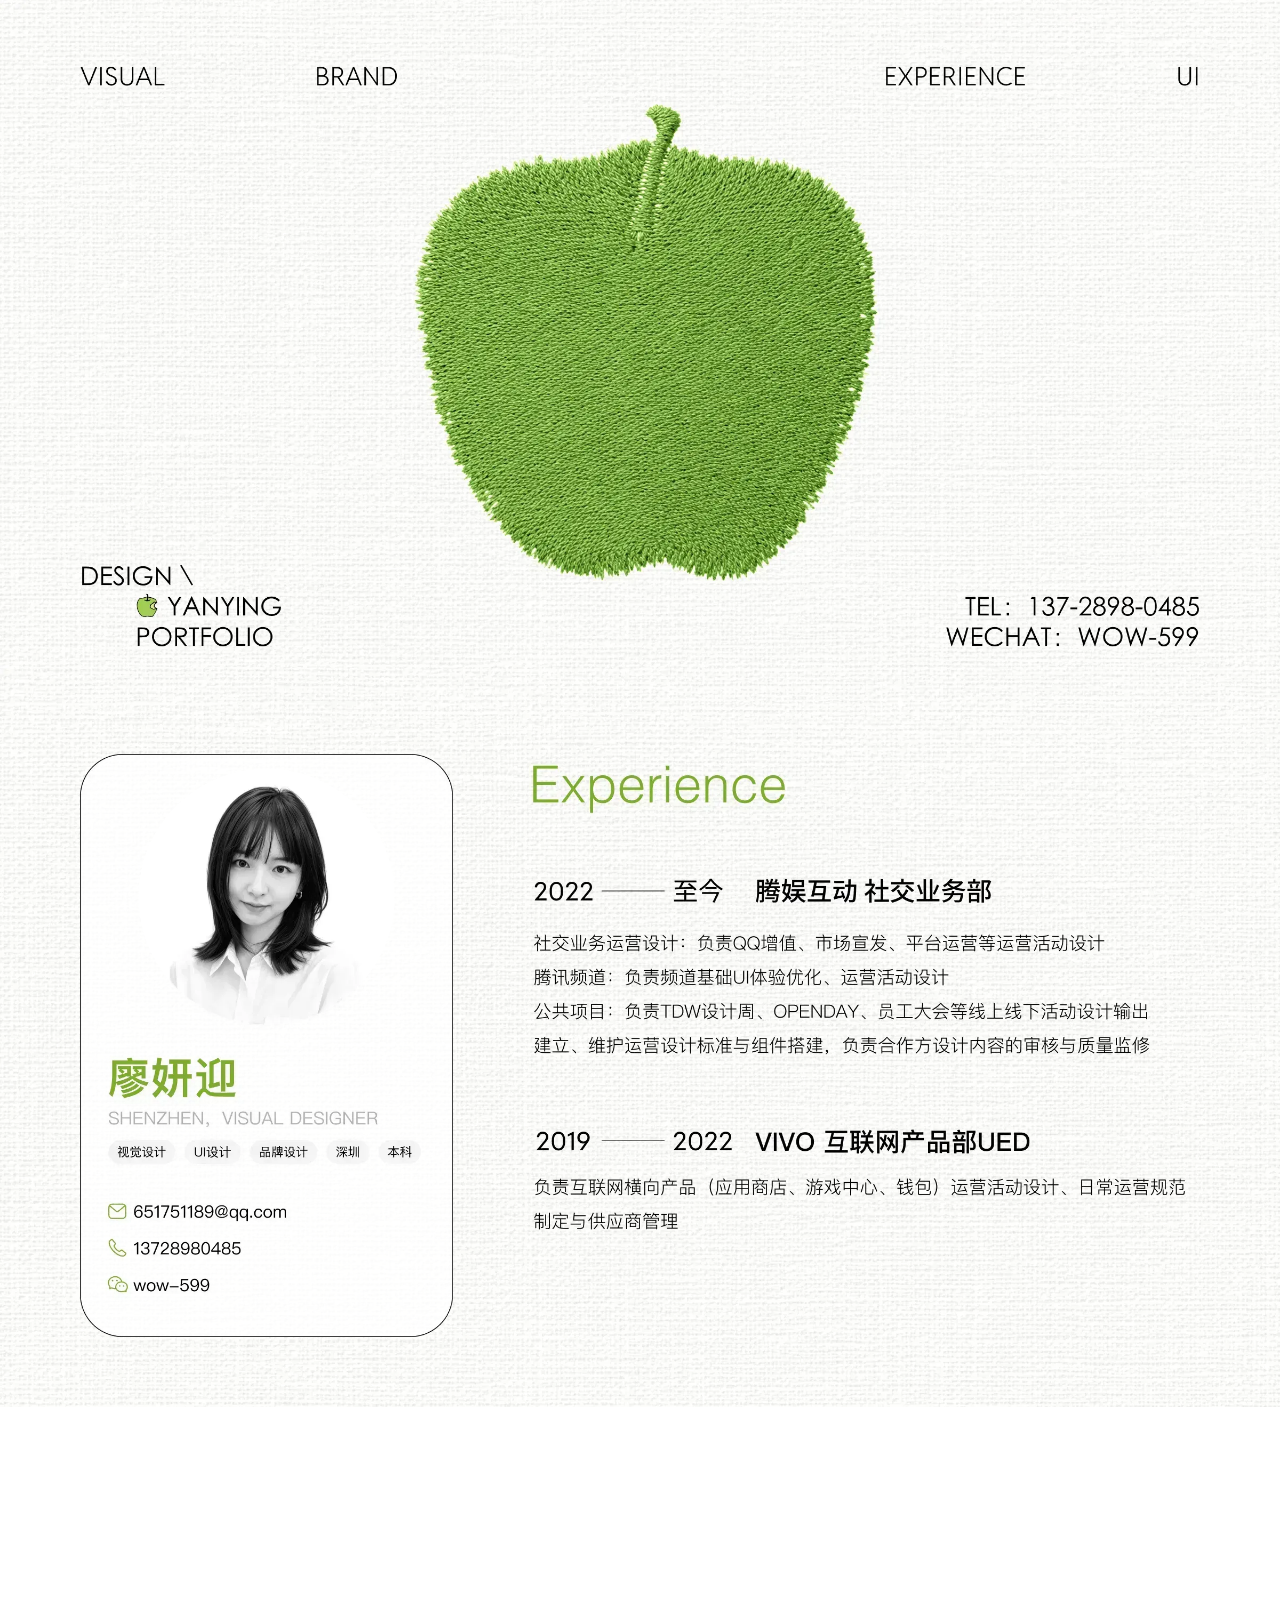
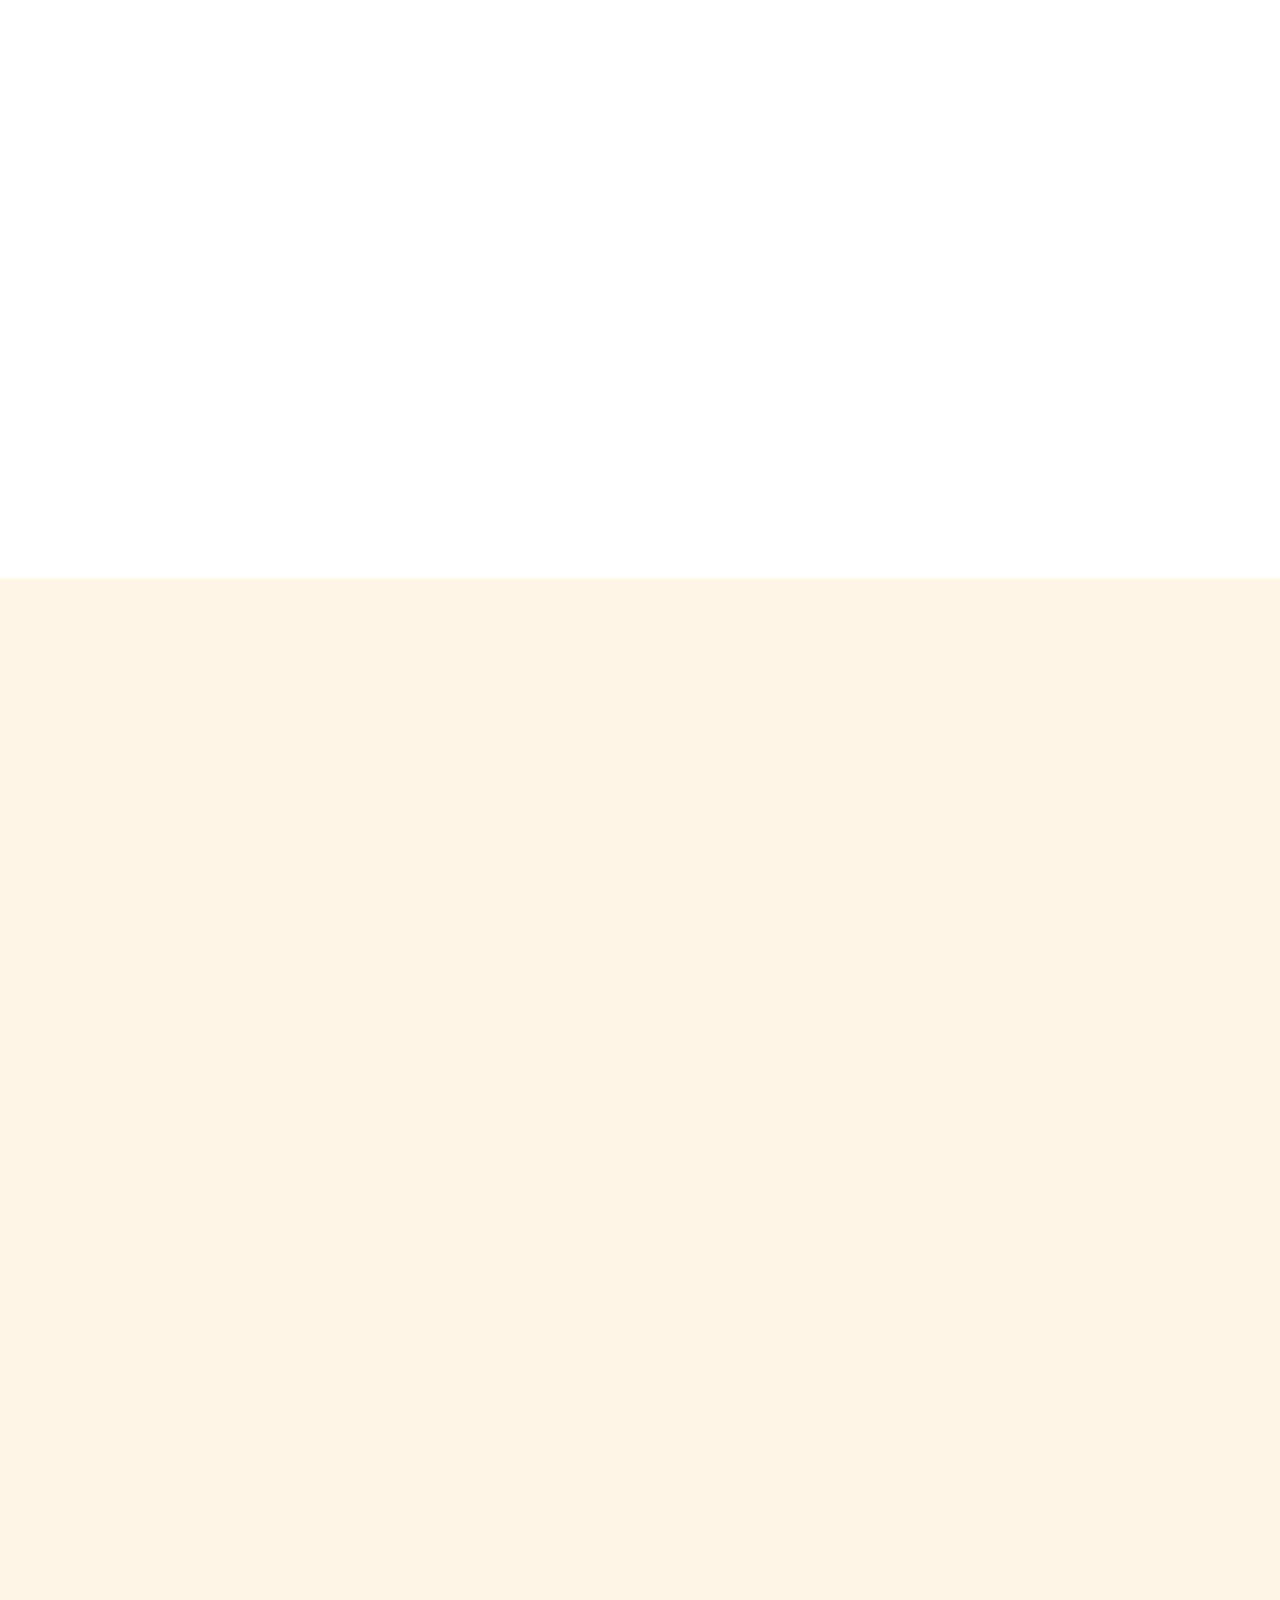
<file: index.html>
<!DOCTYPE html>
<html lang="zh-CN">
<head>
    <meta charset="UTF-8">
    <meta name="viewport" content="width=device-width, initial-scale=1.0">
    <title>我的作品集</title>
    <link rel="preload" href="assets/images/mobile/01.webp?v=58600" as="image" media="(max-width: 767px)">
    <link rel="preload" href="assets/images/mobile/02.webp?v=58600" as="image" media="(max-width: 767px)">
    <link rel="preload" href="assets/images/01.webp?v=58600" as="image" media="(min-width: 768px)">
    <link rel="preload" href="assets/images/02.webp?v=58600" as="image" media="(min-width: 768px)">
    
<style>
* {
    margin: 0;
    padding: 0;
    box-sizing: border-box;
}

img {
    max-width: 100%;
    height: auto;
}

body {
    background-color: #f5f5f5; /* 假设背景是浅灰色，视设计稿而定，也可以是白色 */
    font-family: 'Helvetica Neue', Helvetica, Arial, sans-serif;
    color: #333;
}

.portfolio-container {
    width: 100%;
    max-width: 1440px; /* 大屏幕的最大宽度，视设计稿而定，一般不希望图片拉得无限大 */
    margin: 0 auto;    /* 居中显示 */
    display: flex;
    flex-direction: column;
    align-items: center;
    background-color: #fff;
    box-shadow: 0 4px 20px rgba(0,0,0,0.05); /* 添加一些阴影使整体看起来更好 */
    overflow-x: hidden; /* 防止因为超出的图片撑出水平系统滚动条，如果需要横向滚动可以改为 auto/scroll，通常作品集展示倾向于直接截断隐藏 */
}

/* 默认图片宽度占据 100%，以保证拼接没有缝隙 */
.full-img {
    width: 100%;
    height: auto;
    display: block; /* 消除 img 的底部默认间隙 */
}

.portfolio-container > div {
    width: 100%;
}

/* 防止带链接的 13 图下方有间隙 */
.link-container a {
    display: block;
    width: 100%;
    cursor: pointer;
}
.link-container img {
    width: 100%;
    display: block;
    transition: opacity 0.3s ease;
}
.link-container img:hover {
    opacity: 0.9;
}


/* 03.webp 上的四个彩色文件夹覆盖层 */
.relative-container {
    position: relative;
    width: 100%;
    display: block;
}

.overlay-cards {
    position: absolute;
    /* top 控制文件夹垂直位置，已根据用户建议调整到 78% */
    top: 78%; 
    left: 0;
    width: 100%;
    display: flex;
    justify-content: center; /* 居中对齐 */
    align-items: center;
    gap: 1.5%; /* 卡片间距 */
    transform: translateY(-50%);
    padding: 0 4%; /* 两侧的安全边距 */
}

.interactive-card-picture {
    width: 23%;
    display: block;
}

.interactive-card {
    width: 100%; /* 卡片占满 picture 容器 */
    height: auto;
    cursor: pointer;
    transition: transform 0.3s cubic-bezier(0.175, 0.885, 0.32, 1.275);
}

.interactive-card:hover {
    transform: scale(1.05); /* 悬停微放大 */
    z-index: 10;
    position: relative;
}

/* 响应式设计 */

/* 平板端 (768px - 1199px) */
@media (max-width: 1199px) {
    .overlay-cards {
        gap: 1%;
        padding: 0 2%;
    }
    .interactive-card-picture {
        width: 24%;
    }
}

/* 手机端 (<768px) */
@media (max-width: 767px) {
    .portfolio-container {
        box-shadow: none;
    }
    
    .overlay-cards {
        gap: 0.5%;
        padding: 0;
    }
    .interactive-card-picture {
        width: 25%;
    }
    .interactive-card.fade-in.visible:hover {
        transform: scale(1) translateY(0); /* 取消放大悬停 */
    }
    
    /* 缩小移动端滑动触发动画的位移，防止动画幅度显得过于夸张 */
    .fade-in {
        transform: translateY(15px);
    }
    .interactive-card.fade-in {
        transform: scale(1) translateY(15px);
    }
    
    /* 为飘落动画增加移动端对应的较小幅度关键帧 */
    .falling-petal {
        animation: petal-fall-mobile 4s linear infinite;
    }
}

@keyframes petal-fall-mobile {
    0% {
        opacity: 0;
        transform: translate(0, -5px) rotate(-10deg);
    }
    15% {
        opacity: 1;
        transform: translate(-15px, 20px) rotate(10deg);
    }
    25% {
        opacity: 1;
        transform: translate(-25px, 35px) rotate(2deg);
    }
    45% {
        opacity: 0;
        transform: translate(-50px, 80px) rotate(-10deg);
    }
    100% {
        opacity: 0;
        transform: translate(-100px, 175px) rotate(15deg);
    }
}

/* ========================================
   滑动隐藏滚动条
   ======================================== */
.scrollable-h5-wrapper {
    -webkit-overflow-scrolling: touch;
    scrollbar-width: none; /* Firefox */
}
.scrollable-h5-wrapper::-webkit-scrollbar {
    display: none; /* Chrome, Safari, Edge */
}

/* ========================================
   第 07 页：H5 卡片横向排列与动效
   ======================================== */

.h5-cards-wrapper {
    position: absolute;
    /* 采用百分比确保纵向响应式位置依然准确：3069px / 4255px ≈ 72.127% */
    top: 72.127%;
    left: 50%;
    transform: translateX(-50%); /* 确保中间的图在正中间 */
    display: flex;
    justify-content: center;
    align-items: center;
    /* 布局总宽 2700px，底图宽 2400px，所以包装器宽度为 2700/2400 = 112.5% */
    width: 112.5%;
    /* 间距相对于 2700px 的比例：50 / 2700 = 1.85185% */
    gap: 1.85185%;
    padding: 0;
}

.h5-card-picture {
    flex: 0 0 18.5185%;
    width: 18.5185%;
    display: block;
}

.h5-card {
    width: 100%;
    height: auto;
    cursor: pointer;
    transition: transform 0.3s cubic-bezier(0.175, 0.885, 0.32, 1.275);
}

.h5-card:hover {
    transform: scale(1.05); /* 悬停微放大 */
    z-index: 10;
    position: relative;
}

/* 覆盖 h5-card 的 fade-in transform，使其初始偏下 */
.h5-card.fade-in {
    transform: scale(1) translateY(30px);
}
.h5-card.fade-in.visible {
    transform: scale(1) translateY(0);
    transition: transform 0.4s cubic-bezier(0.175, 0.885, 0.32, 1.275);
}
.h5-card.fade-in.visible:hover {
    transform: scale(1.05);
}

/* 通用鼠标悬停放大效果 */
.hover-zoom-img {
    transition: transform 0.3s cubic-bezier(0.175, 0.885, 0.32, 1.275);
    cursor: pointer;
    display: block;
}
.hover-zoom-img:hover {
    transform: scale(1.02);
}

/* 鼠标悬停向上移动效果（02-1标签专属） */
.hover-lift-img {
    transition: transform 0.3s cubic-bezier(0.175, 0.885, 0.32, 1.275);
    cursor: pointer;
    pointer-events: auto; /* 覆盖父级的 pointer-events: none 以响应鼠标 */
}
.hover-lift-img:hover {
    transform: translateY(-8px); /* 进一步减小悬停浮动幅度为 8px */
}

/* ========================================
   企鹅摇摆动效
   ======================================== */

.penguin-wrapper {
    position: absolute;
    z-index: 10;
}

.floating-penguin {
    display: block;
    animation: gentle-sway 2.5s ease-in-out infinite;
    transform-origin: bottom center; /* 让摇晃以企鹅底部为轴，显得更自然 */
}

@keyframes gentle-sway {
    0%, 100% { transform: rotate(0deg); }
    25%      { transform: rotate(2deg); }
    75%      { transform: rotate(-2deg); }
}

/* ========================================
   图表放射出现动效
   ======================================== */

.chart-reveal-left {
    clip-path: inset(0 0 0 100%);
}

.chart-reveal-right {
    clip-path: inset(0 100% 0 0);
}

.chart-reveal-bottom {
    clip-path: inset(100% 0 0 0);
}

.chart-reveal-top {
    clip-path: inset(0 0 100% 0);
}

/* 因为 05 的外层容器带有 fade-in，如果我们用外层触发，那滚动到 05 顶部动画就跑了。
   所以我们把 fade-in 加到图表 wrapper 自己身上，这样用户滑到 wrapper 时才触发。
   同时我们要去掉 fade-in 默认的位移和透明度效果，只让它充当 JS 触发器的作用 */

.charts-wrapper.fade-in, .chart3-wrapper.fade-in, .text-h5-wrapper.fade-in, .chart10-wrapper.fade-in, .chart12-wrapper.fade-in, .chart12-progress-wrapper.fade-in, .chart14-wrapper.fade-in, .chart21-wrapper.fade-in, .chart26-wrapper.fade-in {
    opacity: 1;
    transform: none;
    transition: none;
}
.charts-wrapper.fade-in.visible, .chart3-wrapper.fade-in.visible, .text-h5-wrapper.fade-in.visible, .chart10-wrapper.fade-in.visible, .chart12-wrapper.fade-in.visible, .chart12-progress-wrapper.fade-in.visible, .chart14-wrapper.fade-in.visible, .chart21-wrapper.fade-in.visible, .chart26-wrapper.fade-in.visible {
    opacity: 1;
    transform: none;
}

/* 当父层进入视口时才应用动画，这样每次重新进入都会重头播放 */
.charts-wrapper.fade-in.visible .chart-reveal-left,
.chart14-wrapper.fade-in.visible .chart-reveal-left {
    animation: reveal-from-right-to-left 0.6s ease-in-out forwards;
}

.charts-wrapper.fade-in.visible .chart-reveal-right,
.chart3-wrapper.fade-in.visible .chart-reveal-right,
.text-h5-wrapper.fade-in.visible .chart-reveal-right,
.chart12-progress-wrapper.fade-in.visible .chart-reveal-right,
.chart14-wrapper.fade-in.visible .chart-reveal-right {
    animation: reveal-from-left-to-right 0.6s ease-in-out forwards;
}

.chart10-wrapper.fade-in.visible .chart-reveal-bottom {
    animation: reveal-from-bottom-to-top 0.8s cubic-bezier(0.165, 0.84, 0.44, 1) forwards;
}

.chart12-wrapper.fade-in.visible .chart-reveal-top,
.chart21-wrapper.fade-in.visible .chart-reveal-top,
.chart26-wrapper.fade-in.visible .chart-reveal-top {
    animation: reveal-from-top-to-bottom 0.6s ease-in-out forwards;
}

/* 从右往左拉开遮罩（左侧图表） */
@keyframes reveal-from-right-to-left {
    0% {
        clip-path: inset(0 0 0 100%);
    }
    100% {
        clip-path: inset(0 0 0 0);
    }
}

/* 从左往右拉开遮罩（右侧图表） */
@keyframes reveal-from-left-to-right {
    0% {
        clip-path: inset(0 100% 0 0);
    }
    100% {
        clip-path: inset(0 0 0 0);
    }
}

/* 从下往上拉开遮罩 */
@keyframes reveal-from-bottom-to-top {
    0% {
        clip-path: inset(100% 0 0 0);
    }
    100% {
        clip-path: inset(0 0 0 0);
    }
}

/* 从上往下拉开遮罩 */
@keyframes reveal-from-top-to-bottom {
    0% {
        clip-path: inset(0 0 100% 0);
    }
    100% {
        clip-path: inset(0 0 0 0);
    }
}

/* ========================================
   呼吸动效 (摇曳摆动 + 微缩放)
   ======================================== */
.flower-sway {
    animation: sway 3.5s ease-in-out infinite;
    transform-origin: bottom center; /* 以花茎底部为轴摇摆，更自然 */
}

@keyframes sway {
    0%, 100% {
        transform: rotate(-1.5deg) scale(1);
    }
    50% {
        transform: rotate(1.5deg) scale(1.02);
    }
}

/* ========================================
   飘落动效 (淡入淡出 + 下落摇摆)
   ======================================== */
.falling-petal {
    /* 改用 linear 匀速运动，彻底消除在每个关键帧定点减速的停顿感 */
    animation: petal-fall 4s linear infinite;
}

@keyframes petal-fall {
    0% {
        opacity: 0;
        transform: translate(0, -10px) rotate(-10deg);
    }
    15% {
        opacity: 1;
        transform: translate(-30px, 40px) rotate(10deg);
    }
    25% {
        opacity: 1; /* 保持可见到动画的 25% */
        transform: translate(-50px, 75px) rotate(2deg);
    }
    45% {
        opacity: 0; /* 提早到 45% 的时候就完全消失（原来是 67.5% 才消失） */
        transform: translate(-100px, 160px) rotate(-10deg);
    }
    100% {
        opacity: 0; /* 剩下的时间保持隐藏 */
        transform: translate(-200px, 350px) rotate(15deg);
    }
}

/* ========================================
   上下浮动呼吸动效
   ======================================== */
.float-breath {
    animation: float-breath-anim 2s ease-in-out infinite;
}

@keyframes float-breath-anim {
    0%, 100% {
        transform: translateY(0);
    }
    50% {
        transform: translateY(-12px); /* 向上浮动12px，路径更短 */
    }
}

/* ========================================
   箭头出现动效
   ======================================== */

.animated-arrow {
    display: block;
    /* 循环淡入并伴随轻微下沉，起到指引作用 */
    animation: arrow-appear-pulse 2.5s ease-in-out infinite;
}

@keyframes arrow-appear-pulse {
    0%   { opacity: 0; transform: translateY(-15px); }
    30%  { opacity: 1; transform: translateY(0); }
    70%  { opacity: 1; transform: translateY(0); }
    100% { opacity: 0; transform: translateY(10px); }
}

/* ========================================
   滚动触发动画样式
   ======================================== */

/* 初始状态：隐藏 + 轻微上移 */
.fade-in {
    opacity: 0;
    transform: translateY(30px);
    /* 移除此处的 transition，避免离开视口时看到回退动画 */
}

/* 显示状态：正常 + 回到原位，此时加上过渡动画 */
.fade-in.visible {
    opacity: 1;
    transform: translateY(0);
    transition: opacity 0.4s ease-out, transform 0.4s ease-out;
}

/* 覆盖 interactive-card 的 transform */
.interactive-card.fade-in {
    transform: scale(1) translateY(30px);
}
.interactive-card.fade-in.visible {
    transform: scale(1) translateY(0);
    transition: transform 0.4s cubic-bezier(0.175, 0.885, 0.32, 1.275);
}
.interactive-card.fade-in.visible:hover {
    transform: scale(1.05);
}

/* 交错动画延迟：让相邻元素有轻微的延迟效果，增加层次感 */
.fade-in:nth-child(odd) {
    transition-delay: 0.1s;
}

.fade-in:nth-child(even) {
    transition-delay: 0.2s;
}
/* ====== 返回顶部按钮 ====== */
.back-to-top {
    position: fixed;
    bottom: 40px;
    right: 40px;
    width: 50px;
    height: 50px;
    background-color: rgba(0, 0, 0, 0.4);
    color: #fff;
    border: none;
    border-radius: 50%;
    cursor: pointer;
    display: flex;
    justify-content: center;
    align-items: center;
    z-index: 1000;
    opacity: 0;
    visibility: hidden;
    transition: all 0.3s ease;
    backdrop-filter: blur(5px);
    -webkit-backdrop-filter: blur(5px);
    box-shadow: 0 4px 12px rgba(0, 0, 0, 0.15);
}

.back-to-top:hover {
    background-color: rgba(0, 0, 0, 0.7);
    transform: translateY(-3px);
    box-shadow: 0 6px 16px rgba(0, 0, 0, 0.2);
}

.back-to-top.show {
    opacity: 1;
    visibility: visible;
}

.back-to-top svg {
    width: 24px;
    height: 24px;
}

/* 移动端适配返回顶部按钮 */
@media (max-width: 767px) {
    .back-to-top {
        bottom: 20px;
        right: 20px;
        width: 40px;
        height: 40px;
    }
    .back-to-top svg {
        width: 20px;
        height: 20px;
    }
}


.ar-container-1 { position: relative; width: 100%; padding-top: 51.9167%; }
@media (max-width: 767px) { .ar-container-1 { padding-top: 51.8750%; } }
.ar-container-2 { position: relative; width: 100%; padding-top: 58.0417%; }
@media (max-width: 767px) { .ar-container-2 { padding-top: 58.0000%; } }
.ar-container-3 { position: relative; width: 100%; padding-top: 57.1250%; }
@media (max-width: 767px) { .ar-container-3 { padding-top: 57.1250%; } }
.ar-container-4 { position: relative; width: 100%; padding-top: 82.8333%; }
@media (max-width: 767px) { .ar-container-4 { padding-top: 82.7500%; } }
.ar-container-5 { position: relative; width: 100%; padding-top: 84.2500%; }
@media (max-width: 767px) { .ar-container-5 { padding-top: 84.2500%; } }
.ar-container-6 { position: relative; width: 100%; padding-top: 160.4583%; }
@media (max-width: 767px) { .ar-container-6 { padding-top: 160.3750%; } }
.ar-container-7 { position: relative; width: 100%; padding-top: 143.1667%; }
@media (max-width: 767px) { .ar-container-7 { padding-top: 143.1250%; } }
.ar-container-8 { position: relative; width: 100%; padding-top: 177.2917%; }
@media (max-width: 767px) { .ar-container-8 { padding-top: 177.2500%; } }
.ar-container-9 { position: relative; width: 100%; padding-top: 105.0417%; }
@media (max-width: 767px) { .ar-container-9 { padding-top: 105.0000%; } }
.ar-container-10 { position: relative; width: 100%; padding-top: 135.2083%; }
@media (max-width: 767px) { .ar-container-10 { padding-top: 135.1250%; } }
.ar-container-11 { position: relative; width: 100%; padding-top: 112.1250%; }
@media (max-width: 767px) { .ar-container-11 { padding-top: 112.1250%; } }
.ar-container-12 { position: relative; width: 100%; padding-top: 164.2917%; }
@media (max-width: 767px) { .ar-container-12 { padding-top: 164.2500%; } }
.ar-container-13 { position: relative; width: 100%; padding-top: 179.0833%; }
@media (max-width: 767px) { .ar-container-13 { padding-top: 179.0000%; } }
.ar-container-13a { position: relative; width: 100%; padding-top: 149.7917%; }
@media (max-width: 767px) { .ar-container-13a { padding-top: 149.7500%; } }
.ar-container-13b { position: relative; width: 100%; padding-top: 133.5417%; }
@media (max-width: 767px) { .ar-container-13b { padding-top: 133.5000%; } }
.ar-container-14 { position: relative; width: 100%; padding-top: 100.7917%; }
@media (max-width: 767px) { .ar-container-14 { padding-top: 100.7500%; } }
.ar-container-15 { position: relative; width: 100%; padding-top: 109.5000%; }
@media (max-width: 767px) { .ar-container-15 { padding-top: 109.5000%; } }
.ar-container-16 { position: relative; width: 100%; padding-top: 162.2083%; }
@media (max-width: 767px) { .ar-container-16 { padding-top: 162.1250%; } }
.ar-container-17 { position: relative; width: 100%; padding-top: 98.4167%; }
@media (max-width: 767px) { .ar-container-17 { padding-top: 98.3750%; } }
.ar-container-18 { position: relative; width: 100%; padding-top: 92.6250%; }
@media (max-width: 767px) { .ar-container-18 { padding-top: 92.6250%; } }
.ar-container-19 { position: relative; width: 100%; padding-top: 89.5000%; }
@media (max-width: 767px) { .ar-container-19 { padding-top: 89.5000%; } }
.ar-container-20 { position: relative; width: 100%; padding-top: 98.9167%; }
@media (max-width: 767px) { .ar-container-20 { padding-top: 98.8750%; } }
.ar-container-21 { position: relative; width: 100%; padding-top: 128.8750%; }
@media (max-width: 767px) { .ar-container-21 { padding-top: 128.8750%; } }
.ar-container-22 { position: relative; width: 100%; padding-top: 182.3750%; }
@media (max-width: 767px) { .ar-container-22 { padding-top: 182.3750%; } }
.ar-container-23 { position: relative; width: 100%; padding-top: 86.0000%; }
@media (max-width: 767px) { .ar-container-23 { padding-top: 86.0000%; } }
.ar-container-24 { position: relative; width: 100%; padding-top: 149.4583%; }
@media (max-width: 767px) { .ar-container-24 { padding-top: 149.3750%; } }
.ar-container-25 { position: relative; width: 100%; padding-top: 96.7500%; }
@media (max-width: 767px) { .ar-container-25 { padding-top: 96.7500%; } }
.ar-container-26 { position: relative; width: 100%; padding-top: 181.9583%; }
@media (max-width: 767px) { .ar-container-26 { padding-top: 181.8750%; } }
.ar-container-27 { position: relative; width: 100%; padding-top: 104.8750%; }
@media (max-width: 767px) { .ar-container-27 { padding-top: 104.8750%; } }
.ar-container-28 { position: relative; width: 100%; padding-top: 61.7917%; }
@media (max-width: 767px) { .ar-container-28 { padding-top: 61.7500%; } }
</style>
</head>
<body>
    <div class="portfolio-container">
        <!-- 第 1-4 页：大概率是封面及自我介绍部分 -->
        <div class="ar-container ar-container-1">
<picture style="position: absolute; top: 0; left: 0; width: 100%; height: 100%;">
  <source media="(max-width: 767px)" width="800" height="415" srcset="assets/images/mobile/01.webp?v=58600">
  <img style="width: 100%; height: 100%; object-fit: fill;" decoding="async" fetchpriority="high" width="2400" height="1246" src="assets/images/01.webp?v=58600" alt="01" class="full-img fade-in ar-fix-1">
</picture>
</div>
        
        <div class="relative-container">
            <div class="ar-container ar-container-2">
<picture style="position: absolute; top: 0; left: 0; width: 100%; height: 100%;">
  <source media="(max-width: 767px)" width="800" height="464" srcset="assets/images/mobile/02.webp?v=58600">
  <img style="width: 100%; height: 100%; object-fit: fill;" decoding="async" fetchpriority="high" width="2400" height="1393" src="assets/images/02.webp?v=58600" alt="02" class="full-img fade-in ar-fix-2">
</picture>
</div>
            <!-- Top: 167/1393 ≈ 11.9885%, Left: 150/2400 = 6.25%, Width: 700/2400 ≈ 29.1666% -->
            <div class="fade-in" style="position: absolute; top: 11.9885%; left: 6.25%; width: 29.1666%; z-index: 10;">
                <picture >
  <source media="(max-width: 767px)" width="700" height="1094" srcset="assets/images/mobile/02-资料卡.webp?v=58600">
  <img decoding="async" width="700" height="1094" src="assets/images/02-资料卡.webp?v=58600" alt="02资料卡" class="hover-zoom-img ar-fix-3" style="width: 100%; height: auto; transform-origin: center;" loading="lazy">
</picture>
            </div>
        </div>
        
        <!-- 新增 02-1 页面 -->
        <div class="relative-container fade-in">
            <!-- 底板 -->
            <div class="ar-container ar-container-3">
<picture style="position: absolute; top: 0; left: 0; width: 100%; height: 100%;">
  <source media="(max-width: 767px)" width="800" height="457" srcset="assets/images/mobile/02-1.webp?v=58600">
  <img style="width: 100%; height: 100%; object-fit: fill;" decoding="async" width="2400" height="1371" src="assets/images/02-1.webp?v=58600" alt="02-1" class="full-img ar-fix-4" loading="lazy">
</picture>
</div>
            
            <!-- 标签切图：底对齐，通过 z-index 控制层级：下(1) -> 中(2) -> 上(3) -->
            <div class="labels-wrapper" style="position: absolute; bottom: 0; left: 0; width: 100%; height: 100%; pointer-events: none;">
                <!-- 下层 -->
                <picture >
  <source media="(max-width: 767px)" width="800" height="335" srcset="assets/images/mobile/下.webp?v=58600">
  <img decoding="async" width="2400" height="1007" src="assets/images/下.webp?v=58600" alt="标签-下" class="full-img hover-lift-img ar-fix-5" style="position: absolute; bottom: 0; left: 0; z-index: 1;" loading="lazy">
</picture>
                <!-- 中层 -->
                <picture >
  <source media="(max-width: 767px)" width="800" height="271" srcset="assets/images/mobile/中.webp?v=58600">
  <img decoding="async" loading="lazy" width="2400" height="813" src="assets/images/中.webp?v=58600" alt="标签-中" class="full-img hover-lift-img ar-fix-6" style="position: absolute; bottom: 0; left: 0; z-index: 2;">
</picture>
                <!-- 上层 -->
                <picture >
  <source media="(max-width: 767px)" width="800" height="193" srcset="assets/images/mobile/上.webp?v=58600">
  <img decoding="async" loading="lazy" width="2400" height="579" src="assets/images/上.webp?v=58600" alt="标签-上" class="full-img hover-lift-img ar-fix-7" style="position: absolute; bottom: -10px; left: 0; z-index: 3;">
</picture>
            </div>
        </div>
        
        <!-- 第 3 页：包含四个可点击放大的文件夹 -->
        <div class="relative-container">
            <div class="ar-container ar-container-4">
<picture style="position: absolute; top: 0; left: 0; width: 100%; height: 100%;">
  <source media="(max-width: 767px)" width="800" height="662" srcset="assets/images/mobile/03.webp?v=58600">
  <img style="width: 100%; height: 100%; object-fit: fill;" decoding="async" loading="lazy" width="2400" height="1988" src="assets/images/03.webp?v=58600" alt="03" class="full-img fade-in ar-fix-8">
</picture>
</div>
            <div class="overlay-cards">
                <picture class="interactive-card-picture">
  <source media="(max-width: 767px)" width="560" height="478" srcset="assets/images/mobile/彩色文件夹01.webp?v=58600">
  <img decoding="async" loading="lazy" fetchpriority="high" width="560" height="478" src="assets/images/彩色文件夹01.webp?v=58600" alt="彩色文件夹1" class="interactive-card fade-in ar-fix-9">
</picture>
                <picture class="interactive-card-picture">
  <source media="(max-width: 767px)" width="560" height="478" srcset="assets/images/mobile/彩色文件夹02.webp?v=58600">
  <img decoding="async" loading="lazy" fetchpriority="high" width="560" height="478" src="assets/images/彩色文件夹02.webp?v=58600" alt="彩色文件夹2" class="interactive-card fade-in ar-fix-10" data-target="slice-04">
</picture>
                <picture class="interactive-card-picture">
  <source media="(max-width: 767px)" width="561" height="478" srcset="assets/images/mobile/彩色文件夹03.webp?v=58600">
  <img decoding="async" loading="lazy" width="561" height="478" src="assets/images/彩色文件夹03.webp?v=58600" alt="彩色文件夹3" class="interactive-card fade-in ar-fix-11" data-target="slice-014">
</picture>
                <picture class="interactive-card-picture">
  <source media="(max-width: 767px)" width="560" height="478" srcset="assets/images/mobile/彩色文件夹04.webp?v=58600">
  <img decoding="async" loading="lazy" width="560" height="478" src="assets/images/彩色文件夹04.webp?v=58600" alt="彩色文件夹4" class="interactive-card fade-in ar-fix-12" data-target="slice-020">
</picture>
            </div>
        </div>

        <div class="relative-container fade-in" id="slice-04">
            <!-- 底层：04-底板 -->
            <div class="ar-container ar-container-5">
<picture style="position: absolute; top: 0; left: 0; width: 100%; height: 100%;">
  <source media="(max-width: 767px)" width="800" height="674" srcset="assets/images/mobile/04.webp?v=58600">
  <img style="width: 100%; height: 100%; object-fit: fill;" decoding="async" loading="lazy" width="2400" height="2022" src="assets/images/04.webp?v=58600" alt="04" class="full-img ar-fix-13">
</picture>
</div>
            
            <!-- 顶层：箭头动效 -->
            <div class="arrow-wrapper" style="position: absolute; top: 0; left: 0; width: 100%; text-align: center; z-index: 10; pointer-events: none;">
                <picture >
  <source media="(max-width: 767px)" width="800" height="674" srcset="assets/images/mobile/04-箭头.webp?v=58600">
  <img decoding="async" loading="lazy" width="2400" height="2022" src="assets/images/04-箭头.webp?v=58600" alt="箭头" class="animated-arrow ar-fix-14" style="margin: 0 auto; max-width: 100%;">
</picture>
            </div>
        </div>
        
        <div class="relative-container fade-in">
            <div class="ar-container ar-container-6">
<picture style="position: absolute; top: 0; left: 0; width: 100%; height: 100%;">
  <source media="(max-width: 767px)" width="800" height="1283" srcset="assets/images/mobile/05.webp?v=58600">
  <img style="width: 100%; height: 100%; object-fit: fill;" decoding="async" loading="lazy" width="2400" height="3851" src="assets/images/05.webp?v=58600" alt="05" class="full-img ar-fix-15">
</picture>
</div>
            <!-- 1691px / 3851px ≈ 43.9106% -->
            <div class="charts-wrapper fade-in" style="position: absolute; top: 43.9106%; left: 0; width: 100%;">
                <!-- 左侧距页面 150px (150/2400 = 6.25%)，保持图表自身宽度比例 (1077/2400 = 44.875%) -->
                <picture >
  <source media="(max-width: 767px)" width="800" height="459" srcset="assets/images/mobile/05-图表1.webp?v=58600">
  <img decoding="async" loading="lazy" width="1077" height="619" src="assets/images/05-图表1.webp?v=58600" alt="图表1" class="chart-reveal-left ar-fix-16" style="position: absolute; left: 6.25%; top: 0; width: 44.875%; height: auto;">
</picture>
                <!-- 右侧距页面 150px (150/2400 = 6.25%)，保持图表自身宽度比例 (1075/2400 = 44.7916%) -->
                <picture >
  <source media="(max-width: 767px)" width="800" height="460" srcset="assets/images/mobile/05-图表2.webp?v=58600">
  <img decoding="async" loading="lazy" width="1075" height="619" src="assets/images/05-图表2.webp?v=58600" alt="图表2" class="chart-reveal-right ar-fix-17" style="position: absolute; right: 6.25%; top: 0; width: 44.7916%; height: auto; animation-delay: 0.2s;">
</picture>
            </div>
            <!-- 2609px / 3851px ≈ 67.7486% -->
            <div class="chart3-wrapper fade-in" style="position: absolute; top: 67.7486%; left: 0; width: 100%; text-align: center;">
                <!-- 1222px / 2400px ≈ 50.9166% -->
                <picture >
  <source media="(max-width: 767px)" width="800" height="54" srcset="assets/images/mobile/05-图表3.webp?v=58600">
  <img decoding="async" loading="lazy" width="1222" height="84" src="assets/images/05-图表3.webp?v=58600" alt="图表3" class="chart-reveal-right ar-fix-18" style="display: inline-block; width: 50.9166%; height: auto;">
</picture>
            </div>
        </div>
        <div class="relative-container fade-in">
            <!-- 底层：06-底板 -->
            <div class="ar-container ar-container-7">
<picture style="position: absolute; top: 0; left: 0; width: 100%; height: 100%;">
  <source media="(max-width: 767px)" width="800" height="1145" srcset="assets/images/mobile/06-底板.webp?v=58600">
  <img style="width: 100%; height: 100%; object-fit: fill;" decoding="async" loading="lazy" width="2400" height="3436" src="assets/images/06-底板.webp?v=58600" alt="06底板" class="full-img ar-fix-19">
</picture>
</div>
            
            <!-- 中层：企鹅动效 -->
            <div class="penguin-wrapper" style="top: 0; left: 0; width: 100%; text-align: center; z-index: 5;">
                <picture >
  <source media="(max-width: 767px)" width="800" height="374" srcset="assets/images/mobile/企鹅单独切图.webp?v=58600">
  <img decoding="async" loading="lazy" width="2400" height="1122" src="assets/images/企鹅单独切图.webp?v=58600" alt="企鹅" class="floating-penguin ar-fix-20" style="margin: 0 auto; max-width: 100%;">
</picture>
            </div>
            
            <!-- 顶层：06-文字遮挡层 -->
            <picture >
  <source media="(max-width: 767px)" width="800" height="1145" srcset="assets/images/mobile/06-文字.webp?v=58600">
  <img decoding="async" loading="lazy" width="2400" height="3436" src="assets/images/06-文字.webp?v=58600" alt="06文字" class="full-img ar-fix-21" style="position: absolute; top: 0; left: 0; z-index: 20; pointer-events: none;">
</picture>
        </div>
        <div class="relative-container">
            <div class="ar-container ar-container-8">
<picture style="position: absolute; top: 0; left: 0; width: 100%; height: 100%;">
  <source media="(max-width: 767px)" width="800" height="1418" srcset="assets/images/mobile/07.webp?v=58600">
  <img style="width: 100%; height: 100%; object-fit: fill;" decoding="async" loading="lazy" width="2400" height="4255" src="assets/images/07.webp?v=58600" alt="07" class="full-img fade-in ar-fix-22">
</picture>
</div>
            
            <div class="text-h5-wrapper fade-in" style="position: absolute; top: 6.6745%; right: 6.25%; width: 28.5416%;">
                <picture >
  <source media="(max-width: 767px)" width="685" height="556" srcset="assets/images/mobile/07-h5-文字.webp?v=58600">
  <img decoding="async" loading="lazy" width="685" height="556" src="assets/images/07-h5-文字.webp?v=58600" alt="07文字" class="chart-reveal-right ar-fix-23" style="width: 100%; height: auto; animation-delay: 0.3s;">
</picture>
            </div>
            
            <div class="h5-cards-wrapper">
                <picture class="h5-card-picture">
  <source media="(max-width: 767px)" width="500" height="1083" srcset="assets/images/mobile/h5-1.webp?v=58600">
  <img decoding="async" loading="lazy" width="500" height="1083" src="assets/images/h5-1.webp?v=58600" alt="h5-1" class="h5-card fade-in ar-fix-24">
</picture>
                <picture class="h5-card-picture">
  <source media="(max-width: 767px)" width="500" height="1083" srcset="assets/images/mobile/h5-2.webp?v=58600">
  <img decoding="async" loading="lazy" width="500" height="1083" src="assets/images/h5-2.webp?v=58600" alt="h5-2" class="h5-card fade-in ar-fix-25">
</picture>
                <picture class="h5-card-picture">
  <source media="(max-width: 767px)" width="800" height="1732" srcset="assets/images/mobile/h5-3.webp?v=58600">
  <img decoding="async" loading="lazy" width="1000" height="2166" src="assets/images/h5-3.webp?v=58600" alt="h5-3" class="h5-card fade-in ar-fix-26">
</picture>
                <picture class="h5-card-picture">
  <source media="(max-width: 767px)" width="800" height="1732" srcset="assets/images/mobile/h5-4.webp?v=58600">
  <img decoding="async" loading="lazy" width="1000" height="2166" src="assets/images/h5-4.webp?v=58600" alt="h5-4" class="h5-card fade-in ar-fix-27">
</picture>
                <picture class="h5-card-picture">
  <source media="(max-width: 767px)" width="800" height="1732" srcset="assets/images/mobile/h5-5.webp?v=58600">
  <img decoding="async" loading="lazy" width="1000" height="2166" src="assets/images/h5-5.webp?v=58600" alt="h5-5" class="h5-card fade-in ar-fix-28">
</picture>
            </div>
        </div>
        <div class="ar-container ar-container-9">
<picture style="position: absolute; top: 0; left: 0; width: 100%; height: 100%;">
  <source media="(max-width: 767px)" width="800" height="840" srcset="assets/images/mobile/08.webp?v=58600">
  <img style="width: 100%; height: 100%; object-fit: fill;" decoding="async" loading="lazy" width="2400" height="2521" src="assets/images/08.webp?v=58600" alt="08" class="full-img fade-in ar-fix-29">
</picture>
</div>

        <!-- 针对 09-011 设置专属背景色，防止透明度动画透出白底 -->
        <div style="background-color: #FFF6E9; width: 100%;">
            <div class="relative-container fade-in">
                <!-- 底层：09-底板 -->
                <div class="ar-container ar-container-10">
<picture style="position: absolute; top: 0; left: 0; width: 100%; height: 100%;">
  <source media="(max-width: 767px)" width="800" height="1081" srcset="assets/images/mobile/09.webp?v=58600">
  <img style="width: 100%; height: 100%; object-fit: fill;" decoding="async" loading="lazy" width="2400" height="3245" src="assets/images/09.webp?v=58600" alt="09" class="full-img ar-fix-30">
</picture>
</div>
                
                <!-- 顶层：箭头动效 -->
                <div class="arrow-wrapper" style="position: absolute; top: 0; left: 0; width: 100%; text-align: center; z-index: 10; pointer-events: none;">
                    <picture >
  <source media="(max-width: 767px)" width="800" height="1081" srcset="assets/images/mobile/09-箭头.webp?v=58600">
  <img decoding="async" loading="lazy" width="2400" height="3245" src="assets/images/09-箭头.webp?v=58600" alt="09箭头" class="animated-arrow ar-fix-31" style="margin: 0 auto; max-width: 100%;">
</picture>
                </div>

                <!-- 顶层：花朵呼吸动效 -->
                <!-- 花1: Top: 82/3245 ≈ 2.527%, Left: 1258/2400 ≈ 52.4167%, Width: 231/2400 ≈ 9.625% -->
                <picture >
  <source media="(max-width: 767px)" width="231" height="250" srcset="assets/images/mobile/09-花-1.webp?v=58600">
  <img decoding="async" loading="lazy" width="231" height="250" src="assets/images/09-花-1.webp?v=58600" alt="09花1" class="flower-sway ar-fix-32" style="position: absolute; top: 2.527%; left: 52.4167%; width: 9.625%; height: auto; z-index: 10;">
</picture>
                
                <!-- 花2: Top: 318/3245 ≈ 9.8%, Left: 1353/2400 = 56.375%, Width: 286/2400 ≈ 11.9167% -->
                <picture >
  <source media="(max-width: 767px)" width="286" height="309" srcset="assets/images/mobile/09-花-2.webp?v=58600">
  <img decoding="async" loading="lazy" width="286" height="309" src="assets/images/09-花-2.webp?v=58600" alt="09花2" class="flower-sway ar-fix-33" style="position: absolute; top: 9.8%; left: 56.375%; width: 11.9167%; height: auto; z-index: 10; animation-delay: 0.5s;">
</picture>
                
                <!-- 花3: Top: 147/3245 ≈ 4.53%, Left: 1650/2400 = 68.75%, Width: 369/2400 = 15.375% -->
                <picture >
  <source media="(max-width: 767px)" width="369" height="406" srcset="assets/images/mobile/09-花-3.webp?v=58600">
  <img decoding="async" loading="lazy" width="369" height="406" src="assets/images/09-花-3.webp?v=58600" alt="09花3" class="flower-sway ar-fix-34" style="position: absolute; top: 4.53%; left: 68.75%; width: 15.375%; height: auto; z-index: 10; animation-delay: 1s;">
</picture>

                <!-- 飘落花朵: Top: 400/3245 ≈ 12.3266%, Left: 1320/2400 = 55%, Width: 292/2400 ≈ 12.1667% -->
                <picture >
  <source media="(max-width: 767px)" width="292" height="337" srcset="assets/images/mobile/09-花-4.webp?v=58600">
  <img decoding="async" loading="lazy" width="292" height="337" src="assets/images/09-花-4.webp?v=58600" alt="09花4" class="falling-petal ar-fix-35" style="position: absolute; top: 12.3266%; left: 55%; width: 12.1667%; height: auto; z-index: 10;">
</picture>
            </div>
        <div class="relative-container">
            <div class="ar-container ar-container-11">
<picture style="position: absolute; top: 0; left: 0; width: 100%; height: 100%;">
  <source media="(max-width: 767px)" width="800" height="897" srcset="assets/images/mobile/010.webp?v=58600">
  <img style="width: 100%; height: 100%; object-fit: fill;" decoding="async" loading="lazy" width="2400" height="2691" src="assets/images/010.webp?v=58600" alt="10" class="full-img fade-in ar-fix-36">
</picture>
</div>
            <!-- Top: 259/2691 ≈ 9.6246%, Width: 2100/2400 = 87.5%, Left: 6.25% -->
            <div class="chart10-wrapper fade-in" style="position: absolute; top: 9.6246%; left: 6.25%; width: 87.5%; z-index: 10;">
                <picture >
  <source media="(max-width: 767px)" width="800" height="321" srcset="assets/images/mobile/010-图表.webp?v=58600">
  <img decoding="async" loading="lazy" width="2100" height="845" src="assets/images/010-图表.webp?v=58600" alt="10图表" class="chart-reveal-bottom ar-fix-37" style="width: 100%; height: auto; display: block;">
</picture>
            </div>
        </div>
        <div class="relative-container">
            <div class="ar-container ar-container-12">
<picture style="position: absolute; top: 0; left: 0; width: 100%; height: 100%;">
  <source media="(max-width: 767px)" width="800" height="1314" srcset="assets/images/mobile/011.webp?v=58600">
  <img style="width: 100%; height: 100%; object-fit: fill;" decoding="async" loading="lazy" width="2400" height="3943" src="assets/images/011.webp?v=58600" alt="11" class="full-img fade-in ar-fix-38">
</picture>
</div>
            
            <!-- Top: 2343/3943 ≈ 59.4217% -->
            <div class="scrollable-h5-wrapper fade-in" style="position: absolute; top: 59.4217%; left: 0; width: 100%; overflow-x: auto; display: flex; align-items: center; box-sizing: border-box; z-index: 10; padding: 20px 0; margin-top: -20px;">
                <!-- 左侧 150px (6.25%) 的占位 -->
                <div style="flex-shrink: 0; width: 6.25%;"></div>
                
                <!-- 拆分为四张切图，使用 margin-right 实现 50px(2.0833%) 间距 -->
               <picture style="flex-shrink: 0; width: 25.8333%; display: block; margin-right: 2.0833%;">
  <source media="(max-width: 767px)" width="620" height="1320" srcset="assets/images/mobile/011-h5-1.webp?v=58600">
  <img decoding="async" loading="lazy" width="620" height="1320" src="assets/images/011-h5-1.webp?v=58600" alt="11-h5-1" class="hover-zoom-img ar-fix-39" style="width: 100%; height: auto; display: block; pointer-events: auto;">
</picture>
               <picture style="flex-shrink: 0; width: 25.8333%; display: block; margin-right: 2.0833%;">
  <source media="(max-width: 767px)" width="620" height="1320" srcset="assets/images/mobile/011-h5-2.webp?v=58600">
  <img decoding="async" loading="lazy" width="620" height="1320" src="assets/images/011-h5-2.webp?v=58600" alt="11-h5-2" class="hover-zoom-img ar-fix-40" style="width: 100%; height: auto; display: block; pointer-events: auto;">
</picture>
               <picture style="flex-shrink: 0; width: 25.8333%; display: block; margin-right: 2.0833%;">
  <source media="(max-width: 767px)" width="620" height="1320" srcset="assets/images/mobile/011-h5-3.webp?v=58600">
  <img decoding="async" loading="lazy" width="620" height="1320" src="assets/images/011-h5-3.webp?v=58600" alt="11-h5-3" class="hover-zoom-img ar-fix-41" style="width: 100%; height: auto; display: block; pointer-events: auto;">
</picture>
               <picture style="flex-shrink: 0; width: 25.8333%; display: block;">
  <source media="(max-width: 767px)" width="620" height="1320" srcset="assets/images/mobile/011-h5-4.webp?v=58600">
  <img decoding="async" loading="lazy" width="620" height="1320" src="assets/images/011-h5-4.webp?v=58600" alt="11-h5-4" class="hover-zoom-img ar-fix-42" style="width: 100%; height: auto; display: block; pointer-events: auto;">
</picture>
                
                <!-- 右侧 150px (6.25%) 的占位 -->
                <div style="flex-shrink: 0; width: 6.25%;"></div>
            </div>
        </div>
        </div>
        <div class="relative-container">
            <div class="ar-container ar-container-13">
<picture style="position: absolute; top: 0; left: 0; width: 100%; height: 100%;">
  <source media="(max-width: 767px)" width="800" height="1432" srcset="assets/images/mobile/012.webp?v=58600">
  <img style="width: 100%; height: 100%; object-fit: fill;" decoding="async" loading="lazy" width="2400" height="4298" src="assets/images/012.webp?v=58600" alt="12" class="full-img fade-in ar-fix-43">
</picture>
</div>
            <!-- Top: 1644/4298 ≈ 38.2503%, Left: 6.25%, Right: 6.25%, Width: 600/2400 = 25% -->
            <div class="chart12-wrapper fade-in" style="position: absolute; top: 38.2503%; left: 0; width: 100%; height: 0; z-index: 10;">
                <picture >
  <source media="(max-width: 767px)" width="600" height="994" srcset="assets/images/mobile/012-图表-左1.webp?v=58600">
  <img decoding="async" loading="lazy" width="600" height="994" src="assets/images/012-图表-左1.webp?v=58600" alt="12图表左1" class="chart-reveal-top ar-fix-44" style="position: absolute; left: 6.25%; width: 25%; height: auto; animation-duration: 0.4s;">
</picture>
                <picture >
  <source media="(max-width: 767px)" width="600" height="994" srcset="assets/images/mobile/012-图表-右1.webp?v=58600">
  <img decoding="async" loading="lazy" width="600" height="994" src="assets/images/012-图表-右1.webp?v=58600" alt="12图表右1" class="chart-reveal-top ar-fix-45" style="position: absolute; right: 6.25%; width: 25%; height: auto; animation-duration: 0.4s;">
</picture>
            </div>
            
            <!-- Top: 3932/4298 ≈ 91.4844%, Left: 6.25%, Right: 6.25%, Width: 2100/2400 = 87.5% -->
            <div class="chart12-progress-wrapper fade-in" style="position: absolute; top: 91.4844%; left: 6.25%; width: 87.5%; z-index: 10;">
                <picture >
  <source media="(max-width: 767px)" width="800" height="37" srcset="assets/images/mobile/012-图表-进度.webp?v=58600">
  <img decoding="async" loading="lazy" width="2100" height="98" src="assets/images/012-图表-进度.webp?v=58600" alt="12进度" class="chart-reveal-right ar-fix-46" style="width: 100%; height: auto; display: block;">
</picture>
            </div>
        </div>

        <!-- 第 13 页 -->
        <div class="ar-container ar-container-13a">
            <picture style="position: absolute; top: 0; left: 0; width: 100%; height: 100%;">
                <source media="(max-width: 767px)" width="800" height="1198" srcset="assets/images/mobile/013.webp?v=58601">
                <img style="width: 100%; height: 100%; object-fit: fill;" decoding="async" loading="lazy" width="2400" height="3595" src="assets/images/013.webp?v=58601" alt="13" class="full-img fade-in">
            </picture>
        </div>

        <!-- 第 13-1 页 -->
        <div class="ar-container ar-container-13b">
            <picture style="position: absolute; top: 0; left: 0; width: 100%; height: 100%;">
                <source media="(max-width: 767px)" width="800" height="1068" srcset="assets/images/mobile/013-1.webp?v=58601">
                <img style="width: 100%; height: 100%; object-fit: fill;" decoding="async" loading="lazy" width="2400" height="3205" src="assets/images/013-1.webp?v=58601" alt="13-1" class="full-img fade-in">
            </picture>
        </div>

        <!-- 针对 014-019 设置专属深色背景，防止透明度动画透出白底 -->
        <div style="background-color: #060026; width: 100%;">
            <div class="relative-container">
                <div class="ar-container ar-container-14">
<picture style="position: absolute; top: 0; left: 0; width: 100%; height: 100%;">
  <source media="(max-width: 767px)" width="800" height="806" srcset="assets/images/mobile/014.webp?v=58600">
  <img style="width: 100%; height: 100%; object-fit: fill;" decoding="async" loading="lazy" width="2400" height="2419" src="assets/images/014.webp?v=58600" alt="14" class="full-img fade-in ar-fix-48" id="slice-014">
</picture>
</div>
                
                <!-- Top: 1543/2419 ≈ 63.7867%, 左右边距4px，切图宽928px -->
                <div class="chart14-wrapper fade-in" style="position: absolute; top: 63.7867%; left: 0; width: 100%; height: 0; z-index: 10;">
                    <!-- 左侧图表从左至右出现 -->
                    <picture >
  <source media="(max-width: 767px)" width="800" height="846" srcset="assets/images/mobile/014-图表-左.webp?v=58600">
  <img decoding="async" loading="lazy" width="928" height="982" src="assets/images/014-图表-左.webp?v=58600" alt="14图表左" class="chart-reveal-right ar-fix-49" style="position: absolute; left: 0.1667%; width: 38.6667%; height: auto; animation-delay: 0.1s;">
</picture>
                    
                    <!-- 右侧图表从右至左出现 -->
                    <picture >
  <source media="(max-width: 767px)" width="800" height="846" srcset="assets/images/mobile/014-图表-右.webp?v=58600">
  <img decoding="async" loading="lazy" width="928" height="982" src="assets/images/014-图表-右.webp?v=58600" alt="14图表右" class="chart-reveal-left ar-fix-50" style="position: absolute; right: 0.1667%; width: 38.6667%; height: auto; animation-delay: 0.1s;">
</picture>
                </div>
            </div>
            <div class="ar-container ar-container-15">
<picture style="position: absolute; top: 0; left: 0; width: 100%; height: 100%;">
  <source media="(max-width: 767px)" width="800" height="876" srcset="assets/images/mobile/015.webp?v=58600">
  <img style="width: 100%; height: 100%; object-fit: fill;" decoding="async" loading="lazy" width="2400" height="2628" src="assets/images/015.webp?v=58600" alt="15" class="full-img fade-in ar-fix-51">
</picture>
</div>
            <div class="ar-container ar-container-16">
<picture style="position: absolute; top: 0; left: 0; width: 100%; height: 100%;">
  <source media="(max-width: 767px)" width="800" height="1297" srcset="assets/images/mobile/016.webp?v=58600">
  <img style="width: 100%; height: 100%; object-fit: fill;" decoding="async" loading="lazy" width="2400" height="3893" src="assets/images/016.webp?v=58600" alt="16" class="full-img fade-in ar-fix-52">
</picture>
</div>
            <div class="ar-container ar-container-17">
<picture style="position: absolute; top: 0; left: 0; width: 100%; height: 100%;">
  <source media="(max-width: 767px)" width="800" height="787" srcset="assets/images/mobile/017.webp?v=58600">
  <img style="width: 100%; height: 100%; object-fit: fill;" decoding="async" loading="lazy" width="2400" height="2362" src="assets/images/017.webp?v=58600" alt="17" class="full-img fade-in ar-fix-53">
</picture>
</div>
            <div class="ar-container ar-container-18">
<picture style="position: absolute; top: 0; left: 0; width: 100%; height: 100%;">
  <source media="(max-width: 767px)" width="800" height="741" srcset="assets/images/mobile/018.webp?v=58600">
  <img style="width: 100%; height: 100%; object-fit: fill;" decoding="async" loading="lazy" width="2400" height="2223" src="assets/images/018.webp?v=58600" alt="18" class="full-img fade-in ar-fix-54">
</picture>
</div>
            <div class="ar-container ar-container-19">
<picture style="position: absolute; top: 0; left: 0; width: 100%; height: 100%;">
  <source media="(max-width: 767px)" width="800" height="716" srcset="assets/images/mobile/019.webp?v=58600">
  <img style="width: 100%; height: 100%; object-fit: fill;" decoding="async" loading="lazy" width="2400" height="2148" src="assets/images/019.webp?v=58600" alt="19" class="full-img fade-in ar-fix-55">
</picture>
</div>
        </div>

        <!-- 针对 020-023 设置专属背景色，防止透明度动画透出白底 -->
        <div style="background-color: #E9F4FF; width: 100%;">
            <div class="relative-container fade-in" id="slice-020">
                <div class="ar-container ar-container-20">
<picture style="position: absolute; top: 0; left: 0; width: 100%; height: 100%;">
  <source media="(max-width: 767px)" width="800" height="791" srcset="assets/images/mobile/020.webp?v=58600">
  <img style="width: 100%; height: 100%; object-fit: fill;" decoding="async" loading="lazy" width="2400" height="2374" src="assets/images/020.webp?v=58600" alt="20" class="full-img ar-fix-56">
</picture>
</div>
                
                <!-- Icon切图：上下浮动呼吸动效 -->
                <!-- Top: 232/2374 ≈ 9.7725%, Right: 0, Width: 1116/2400 = 46.5% -->
                <picture >
  <source media="(max-width: 767px)" width="800" height="726" srcset="assets/images/mobile/020-icon.webp?v=58600">
  <img decoding="async" loading="lazy" width="1116" height="1014" src="assets/images/020-icon.webp?v=58600" alt="20-icon" class="float-breath ar-fix-57" style="position: absolute; top: 9.7725%; right: 0; width: 46.5%; height: auto; z-index: 10;">
</picture>
            </div>
            <div class="relative-container">
                <div class="ar-container ar-container-21">
<picture style="position: absolute; top: 0; left: 0; width: 100%; height: 100%;">
  <source media="(max-width: 767px)" width="800" height="1031" srcset="assets/images/mobile/021.webp?v=58600">
  <img style="width: 100%; height: 100%; object-fit: fill;" decoding="async" loading="lazy" width="2400" height="3093" src="assets/images/021.webp?v=58600" alt="21" class="full-img fade-in ar-fix-58">
</picture>
</div>
                <!-- Top: 597/3093 ≈ 19.3016%, Left: 150/2400 = 6.25%, Width: 1983/2400 ≈ 82.625% -->
                <div class="chart21-wrapper fade-in" style="position: absolute; top: 19.3016%; left: 6.25%; width: 82.625%; z-index: 10;">
                    <picture >
  <source media="(max-width: 767px)" width="800" height="177" srcset="assets/images/mobile/021-图表-1.webp?v=58600">
  <img decoding="async" loading="lazy" width="1983" height="441" src="assets/images/021-图表-1.webp?v=58600" alt="21图表1" class="chart-reveal-top ar-fix-59" style="width: 100%; height: auto; display: block;">
</picture>
                </div>
            </div>
            <div class="ar-container ar-container-22">
<picture style="position: absolute; top: 0; left: 0; width: 100%; height: 100%;">
  <source media="(max-width: 767px)" width="800" height="1459" srcset="assets/images/mobile/022.webp?v=58600">
  <img style="width: 100%; height: 100%; object-fit: fill;" decoding="async" loading="lazy" width="2400" height="4377" src="assets/images/022.webp?v=58600" alt="22" class="full-img fade-in ar-fix-60">
</picture>
</div>
            <div class="ar-container ar-container-23">
<picture style="position: absolute; top: 0; left: 0; width: 100%; height: 100%;">
  <source media="(max-width: 767px)" width="800" height="688" srcset="assets/images/mobile/023.webp?v=58600">
  <img style="width: 100%; height: 100%; object-fit: fill;" decoding="async" loading="lazy" width="2400" height="2064" src="assets/images/023.webp?v=58600" alt="23" class="full-img fade-in ar-fix-61">
</picture>
</div>
        </div>

        <!-- 针对 024-027 设置专属深色背景，防止透明度动画透出白底 -->
        <div style="background-color: #001733; width: 100%;">
            <div class="ar-container ar-container-24">
<picture style="position: absolute; top: 0; left: 0; width: 100%; height: 100%;">
  <source media="(max-width: 767px)" width="800" height="1195" srcset="assets/images/mobile/024.webp?v=58600">
  <img style="width: 100%; height: 100%; object-fit: fill;" decoding="async" loading="lazy" width="2400" height="3587" src="assets/images/024.webp?v=58600" alt="24" class="full-img fade-in ar-fix-62">
</picture>
</div>
            <div class="ar-container ar-container-25">
<picture style="position: absolute; top: 0; left: 0; width: 100%; height: 100%;">
  <source media="(max-width: 767px)" width="800" height="774" srcset="assets/images/mobile/025.webp?v=58600">
  <img style="width: 100%; height: 100%; object-fit: fill;" decoding="async" loading="lazy" width="2400" height="2322" src="assets/images/025.webp?v=58600" alt="25" class="full-img fade-in ar-fix-63">
</picture>
</div>
            
            <div class="relative-container fade-in">
                <div class="ar-container ar-container-26">
<picture style="position: absolute; top: 0; left: 0; width: 100%; height: 100%;">
  <source media="(max-width: 767px)" width="800" height="1455" srcset="assets/images/mobile/026.webp?v=58600">
  <img style="width: 100%; height: 100%; object-fit: fill;" decoding="async" loading="lazy" width="2400" height="4367" src="assets/images/026.webp?v=58600" alt="26" class="full-img ar-fix-64">
</picture>
</div>
                
                <div class="chart26-wrapper fade-in" style="position: absolute; top: 0; left: 0; width: 100%; height: 100%; z-index: 10; pointer-events: none;">
                    <!-- 箭头1: Top 1217px (1217/4367 ≈ 27.8681%), Width 202px (202/2400 ≈ 8.4166%) -->
                    <div style="position: absolute; top: 27.8681%; left: 50%; transform: translateX(-50%); width: 8.4166%;">
                        <picture >
  <source media="(max-width: 767px)" width="202" height="174" srcset="assets/images/mobile/箭头1.webp?v=58600">
  <img decoding="async" loading="lazy" width="202" height="174" src="assets/images/箭头1.webp?v=58600" alt="箭头1" class="animated-arrow ar-fix-65" style="width: 100%; height: auto;">
</picture>
                    </div>
                    
                    <!-- 箭头2: Top 2105px (2105/4367 ≈ 48.2024%), Width 270px (270/2400 = 11.25%) -->
                    <div style="position: absolute; top: 48.2024%; left: 50%; transform: translateX(-50%); width: 11.25%;">
                        <picture >
  <source media="(max-width: 767px)" width="270" height="174" srcset="assets/images/mobile/箭头2.webp?v=58600">
  <img decoding="async" loading="lazy" width="270" height="174" src="assets/images/箭头2.webp?v=58600" alt="箭头2" class="animated-arrow ar-fix-66" style="width: 100%; height: auto;">
</picture>
                    </div>
                </div>
            </div>
            
            <div class="ar-container ar-container-27">
<picture style="position: absolute; top: 0; left: 0; width: 100%; height: 100%;">
  <source media="(max-width: 767px)" width="800" height="839" srcset="assets/images/mobile/027.webp?v=58600">
  <img style="width: 100%; height: 100%; object-fit: fill;" decoding="async" loading="lazy" width="2400" height="2517" src="assets/images/027.webp?v=58600" alt="27" class="full-img fade-in ar-fix-67">
</picture>
</div>
        </div>

        <div class="ar-container ar-container-28">
<picture style="position: absolute; top: 0; left: 0; width: 100%; height: 100%;">
  <source media="(max-width: 767px)" width="800" height="494" srcset="assets/images/mobile/028.webp?v=58600">
  <img style="width: 100%; height: 100%; object-fit: fill;" decoding="async" loading="lazy" width="2400" height="1483" src="assets/images/028.webp?v=58600" alt="28" class="full-img fade-in ar-fix-68">
</picture>
</div>
    </div>

    <!-- 一键返回顶部按钮 -->
    <button id="back-to-top" class="back-to-top" aria-label="返回第一页">
        <svg viewBox="0 0 24 24" fill="none" stroke="currentColor" stroke-width="2" stroke-linecap="round" stroke-linejoin="round">
            <polyline points="18 15 12 9 6 15"></polyline>
        </svg>
    </button>

    <script src="scripts/main.js?v=2" defer></script>
</body>
</html>
</file>
